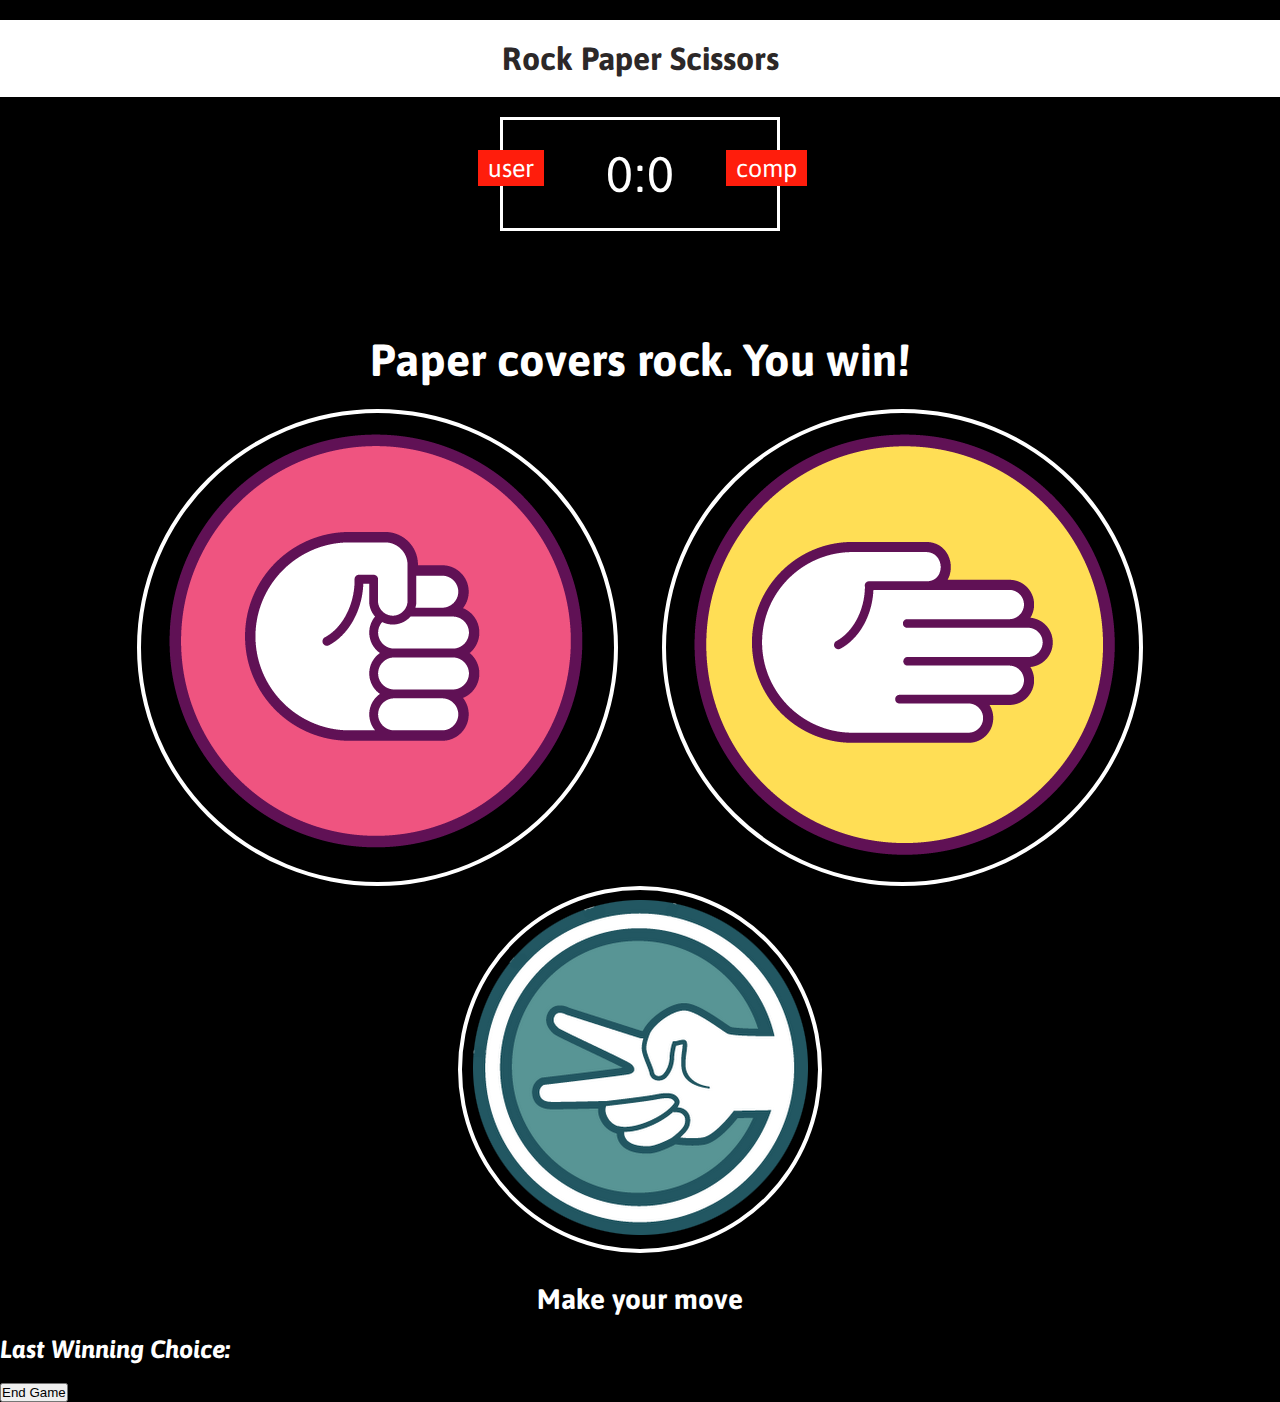
<file: index.html>
<!DOCTYPE html>
<html lang="en">

<head>
    <meta charset="UTF-8">
    <meta name="viewport" content="width=device-width, initial-scale=1.0">
    <title>Rock Paper Scissor Game</title>
    <link rel="stylesheet" href="styles.css">
</head>

<body>
    <header>
        <h1>Rock Paper Scissors</h1>
    </header>

    <div class="score-board">
        <div id="user-label" class="badge">user</div>
        <div id="computer-label" class="badge">comp</div>
        <span id="user-score">0</span>:<span id="computer-score">0</span>
    </div>

    <div class="result">
        <p>Paper covers rock. You win!</p>
    </div>

    <div class="choices">
        <div class="choice" id="r">
            <img src="Game/rock (1).png" alt="">
        </div>
        <div class="choice" id="p">
            <img src="Game/paper (1).png" alt="">
        </div>
        <div class="choice" id="s">
            <img src="Game/scissor.jpg" alt="">
        </div>
    </div>

    <p id="action-message">Make your move</p>
    <div style="text-align: center; font-size: extra-large;">
        <p id="lastResult">Last Winning Choice: </p>
        <!--<p><bold>Last Winning Choice: </bold></p> -->
        <p id="previousResult"></p> 
    </div>

    <button id="End">End Game</button>
    <script src="app.js"></script>
</body>

</html>
</file>
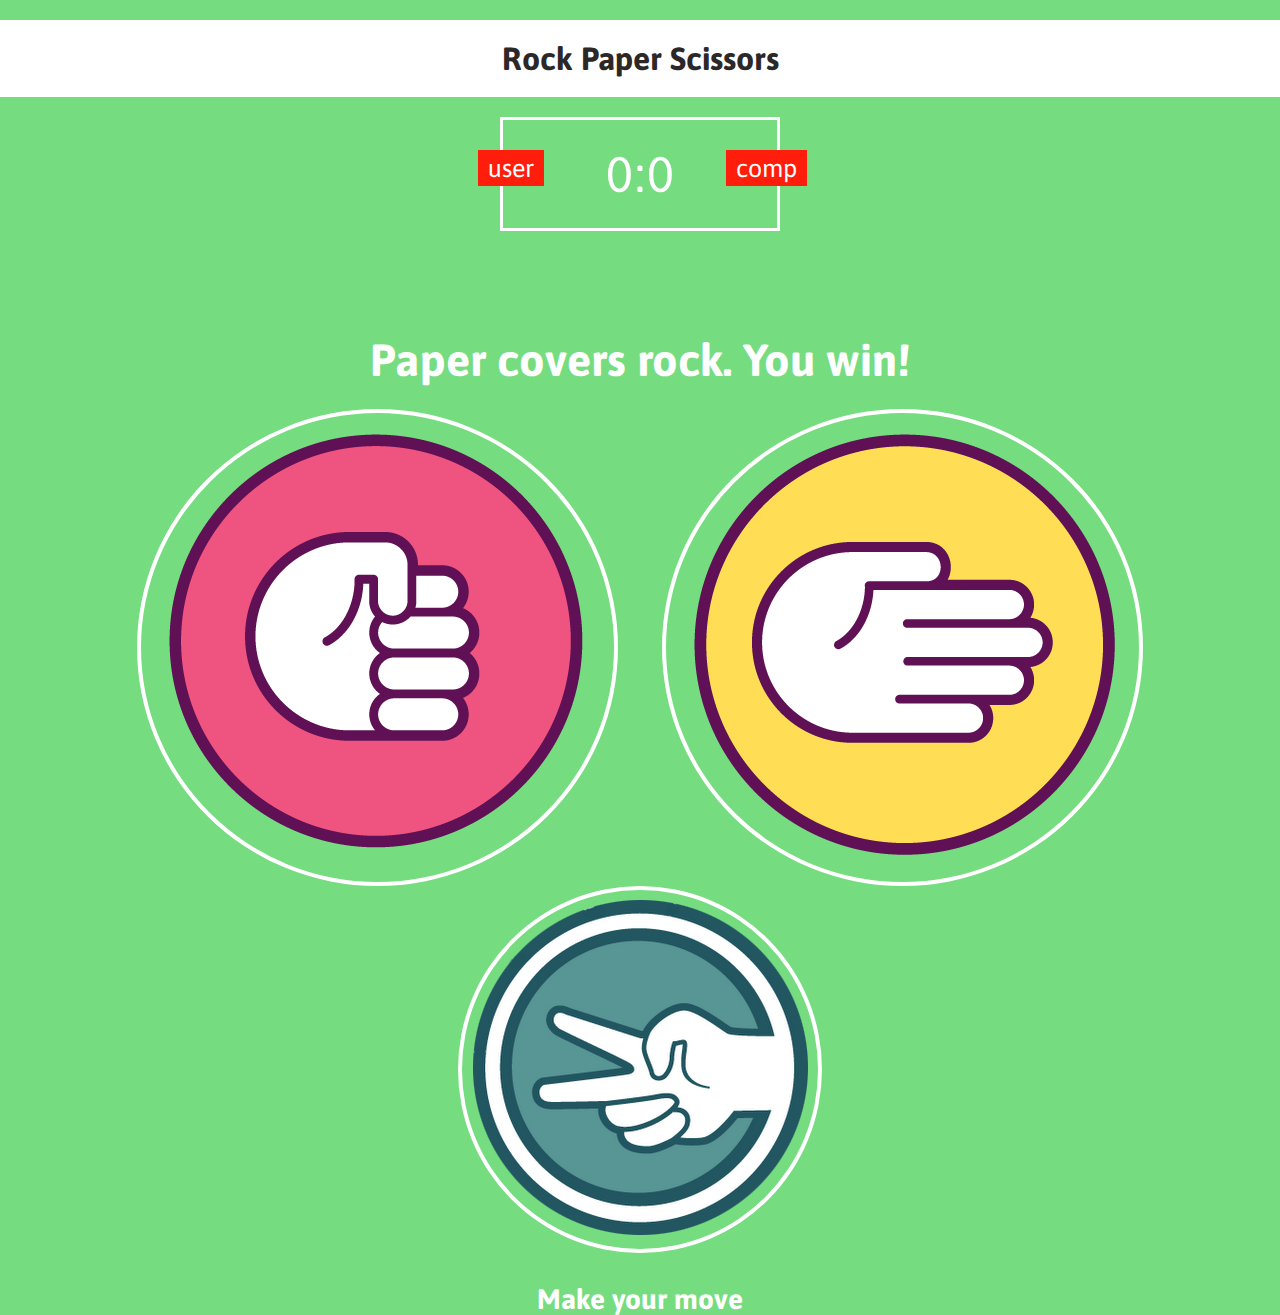
<file: App Project/index.html>
<!DOCTYPE html>
<html lang="en">

<head>
    <meta charset="UTF-8">
    <meta name="viewport" content="width=device-width, initial-scale=1.0">
    <title>Rock Paper Scissor Game</title>
    <link rel="stylesheet" href="styles.css">
</head>

<body>
    <header>
        <h1>Rock Paper Scissors</h1>
    </header>

    <div class="score-board">
        <div id="user-label" class="badge">user</div>
        <div id="computer-label" class="badge">comp</div>
        <span id="user-score">0</span>:<span id="computer-score">0</span>
    </div>

    <div class="result">
        <p>Paper covers rock. You win!</p>
    </div>

    <div class="choices">
        <div class="choice" id="r">
            <img src="Game/rock (1).png" alt="">
        </div>
        <div class="choice" id="p">
            <img src="Game/paper (1).png" alt="">
        </div>
        <div class="choice" id="s">
            <img src="Game/scissor.jpg" alt="">
        </div>
    </div>

    <p id="action-message">Make your move</p>

    <script src="app.js"></script>
</body>

</html>
</file>
<file: styles.css>
@import url('https://fonts.googleapis.com/css?family=Asap:400,500,700');
* {
    margin: 0;
    padding:0;
    box-sizing: border-box;
}

body {
    background: black;
}



header {
    background : white;
    padding: 20px;
    margin-top: 20px;
}

.green-glow {
    border: 4px solid #4dcc7d;
    box-shadow: 0  0 10px #31b43a;
}

.red-glow {
    border: 4px solid #fc121b;
    box-shadow: 0 0 10px #d01115;
}

.gray-glow {
    border: 4px solid #464647;
    box-shadow: 0 0 10px #25292b;
}

header > h1 {
   color: #2c2828;
   text-align: center;
    font-family: Asap, sans-serif;
}

.score-board {
    margin: 20px auto;
    border: 3px solid white;
    border-radius: 0px;
    text-align: center;
    width:280px;
    color:white;
    font-size: 50px;
    padding: 25px 20px;
    font-family: Asap, sans-serif;
    position: relative;
}

.badge {
    background: #ff1d0c;
    color: white;
    font-size:25px;
    padding: 4px 10px;
    font-family: Asap, sans-serif;
    position: relative;
}

#user-label {
    position: absolute;
    top: 30px;
    left: -25px;
}

#computer-label {
    position: absolute;
    top: 30px;
    right: -30px;
}

.result {
    text-align: center;
    font-size: 45px;
    color: white;
    padding: 23px;
    margin-top: 20px;
}

.result > p {
    text-align: center;
    font-weight: bold;
    font-family: Asap, sans-serif;
    margin-top: 60px;
}

.choices {
    margin-top: 50px 0;
    text-align: center;
}

.choice {
    border: 4px solid white;
    border-radius: 50%;
    margin: 0 20px;
    padding: 10px;
    display: inline-block;
    transition: all 0,3s ease ;
}

.choice:hover {
    cursor: pointer;
    background: green;
}

#action-message {
    text-align: center;
    color: white;
    font-family: Asap, sans-seif;
    font-weight: bold;
    font-size: 28px;
    margin-top: 30px;
}

#lastResult {
    text-align: justify;
    color: white;
    font-family: Asap, sans-serif;
    font-weight: bold;
    font-size: 25px;
    margin-top:20px;
    font-style: italic;
}

#previousResult {
    text-align: justify;
    color: rgb(7, 89, 253);
    font-family: Asap, sans-serif;
    font-weight: 500rem;
    font-size: 25px;
    margin-top:20px;
    font-style: Asap, sans-seif;
}
</file>
<file: App Project/styles.css>
@import url('https://fonts.googleapis.com/css?family=Asap:400,500,700');
* {
    margin: 0;
    padding:0;
    box-sizing: border-box;
}

body {
    background: rgba(77, 210, 90, 0.767);
}



header {
    background : white;
    padding: 20px;
    margin-top: 20px;
}

.green-glow {
    border: 4px solid #4dcc7d;
    box-shadow: 0  0 10px #31b43a;
}

.red-glow {
    border: 4px solid #fc121b;
    box-shadow: 0 0 10px #d01115;
}

.gray-glow {
    border: 4px solid #464647;
    box-shadow: 0 0 10px #25292b;
}

header > h1 {
   color: #2c2828;
   text-align: center;
    font-family: Asap, sans-serif;
}

.score-board {
    margin: 20px auto;
    border: 3px solid white;
    border-radius: 0px;
    text-align: center;
    width:280px;
    color:white;
    font-size: 50px;
    padding: 25px 20px;
    font-family: Asap, sans-serif;
    position: relative;
}

.badge {
    background: #ff1d0c;
    color: white;
    font-size:25px;
    padding: 4px 10px;
    font-family: Asap, sans-serif;
    position: relative;
}

#user-label {
    position: absolute;
    top: 30px;
    left: -25px;
}

#computer-label {
    position: absolute;
    top: 30px;
    right: -30px;
}

.result {
    text-align: center;
    font-size: 45px;
    color: white;
    padding: 23px;
    margin-top: 20px;
}

.result > p {
    text-align: center;
    font-weight: bold;
    font-family: Asap, sans-serif;
    margin-top: 60px;
}

.choices {
    margin-top: 50px 0;
    text-align: center;
}

.choice {
    border: 4px solid white;
    border-radius: 50%;
    margin: 0 20px;
    padding: 10px;
    display: inline-block;
    transition: all 0,3s ease ;
}

.choice:hover {
    cursor: pointer;
    background: green;
}

#action-message {
    text-align: center;
    color: white;
    font-family: Asap, sans-seif;
    font-weight: bold;
    font-size: 28px;
    margin-top: 30px;
}
</file>
